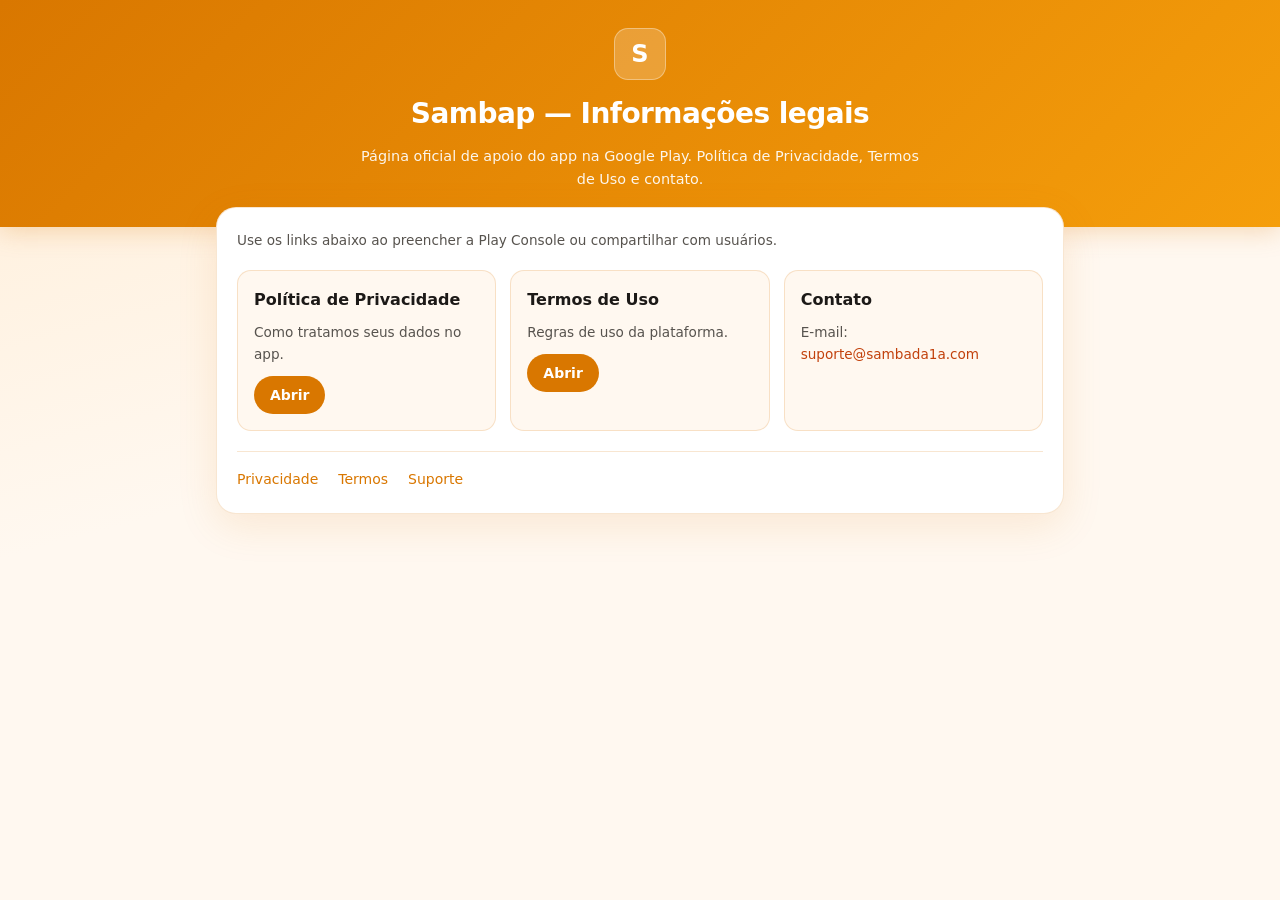
<file: index.html>
<!doctype html>
<html lang="pt-BR">
  <head>
    <meta charset="utf-8" />
    <meta name="viewport" content="width=device-width,initial-scale=1" />
    <title>Sambap — Informações legais</title>
    <meta
      name="description"
      content="Página de apoio (Política de Privacidade, Termos e contato) do app Sambap na Google Play."
    />
    <link rel="stylesheet" href="./legal-shared.css" />
  </head>
  <body>
    <header class="legal-header">
      <div class="legal-logo" aria-hidden="true">S</div>
      <h1>Sambap — Informações legais</h1>
      <p>
        Página oficial de apoio do app na Google Play. Política de Privacidade, Termos de Uso e contato.
      </p>
    </header>

    <main class="wrap">
      <section class="card">
        <p class="small" style="margin-top: 0">
          Use os links abaixo ao preencher a Play Console ou compartilhar com usuários.
        </p>
        <div class="grid">
          <div class="item">
            <strong>Política de Privacidade</strong>
            <p class="small" style="margin: 0">Como tratamos seus dados no app.</p>
            <a class="btn-link" href="./privacy.html">Abrir</a>
          </div>
          <div class="item">
            <strong>Termos de Uso</strong>
            <p class="small" style="margin: 0">Regras de uso da plataforma.</p>
            <a class="btn-link" href="./terms.html">Abrir</a>
          </div>
          <div class="item">
            <strong>Contato</strong>
            <p class="small" style="margin: 0">
              E-mail:
              <a href="mailto:suporte@sambada1a.com">suporte@sambada1a.com</a>
            </p>
          </div>
        </div>
        <nav class="legal-nav" aria-label="Navegação">
          <a href="./privacy.html">Privacidade</a>
          <a href="./terms.html">Termos</a>
          <a href="mailto:suporte@sambada1a.com">Suporte</a>
        </nav>
      </section>
    </main>
  </body>
</html>
</file>
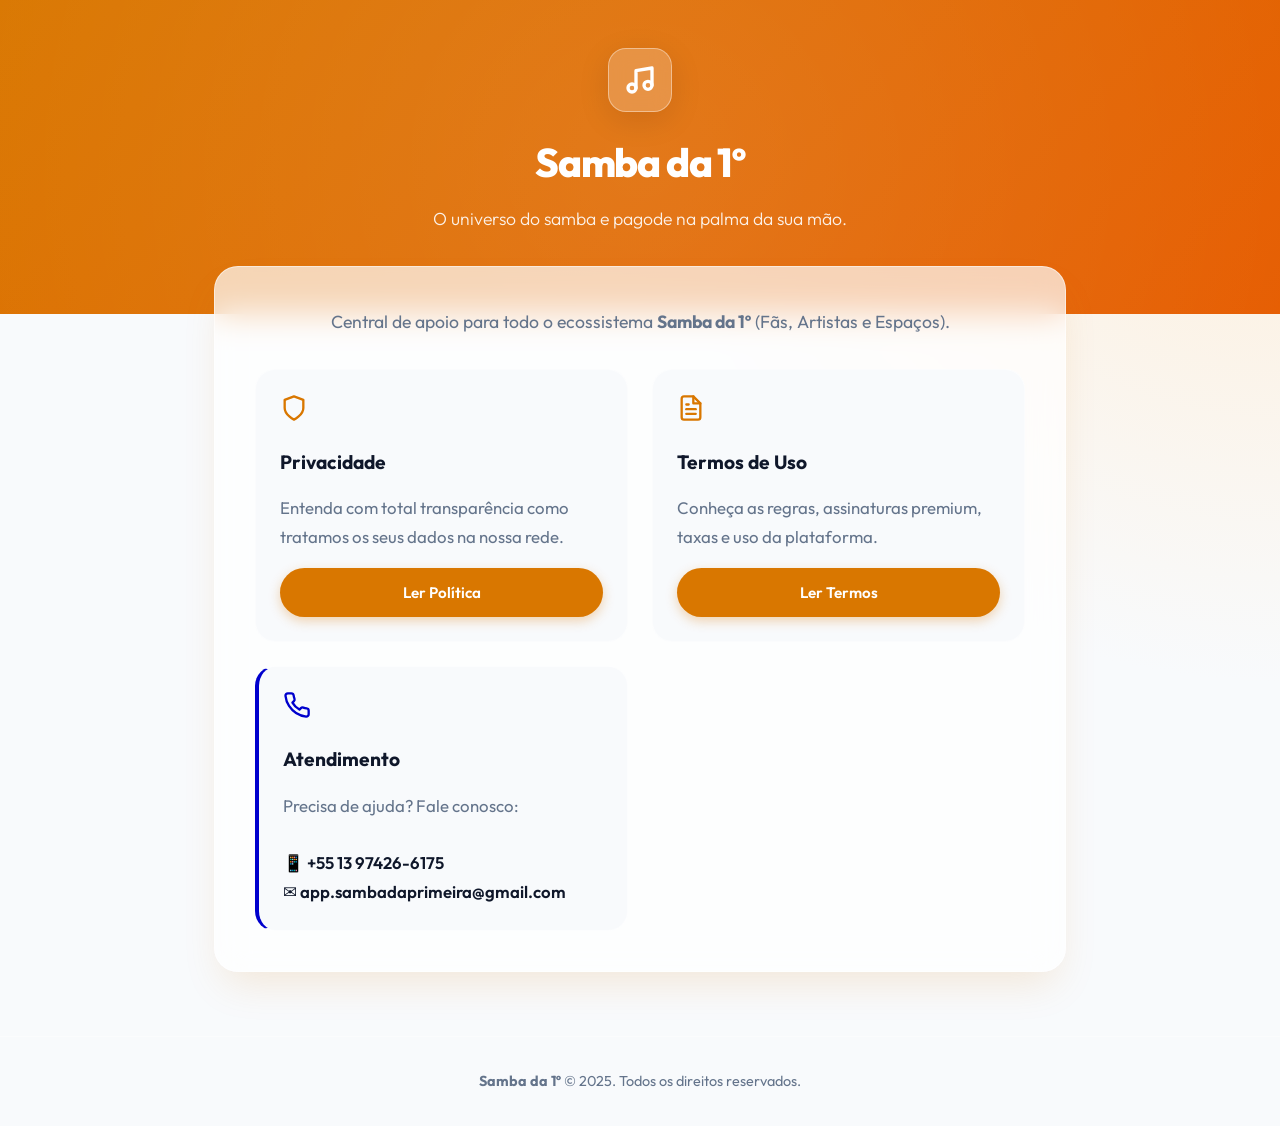
<file: docs/index.html>
<!doctype html>
<html lang="pt-BR">
  <head>
    <meta charset="utf-8" />
    <meta name="viewport" content="width=device-width,initial-scale=1" />
    <title>Samba da 1º — Informações Legais</title>
    <meta name="description" content="O aplicativo completo para eventos de samba e pagode. Página oficial de apoio (Política de Privacidade, Termos e contato)." />
    
    <meta property="og:title" content="Samba da 1º — Informações Legais" />
    <meta property="og:description" content="O aplicativo completo para eventos de samba e pagode. Política de Privacidade e Termos de Uso." />
    <meta property="og:type" content="website" />

    <link rel="stylesheet" href="./legal-shared.css" />
  </head>
  <body>
    <header class="legal-header">
      <div class="legal-logo" aria-hidden="true">
        <svg width="32" height="32" viewBox="0 0 24 24" fill="none" stroke="currentColor" stroke-width="2.5" stroke-linecap="round" stroke-linejoin="round"><path d="M9 18V5l12-2v13"></path><circle cx="6" cy="18" r="3"></circle><circle cx="18" cy="16" r="3"></circle></svg>
      </div>
      <h1>Samba da 1º</h1>
      <p>O universo do samba e pagode na palma da sua mão.</p>
    </header>
    
    <main class="wrap">
      <section class="card">
        <p style="text-align: center; font-size: 1.1rem; margin-top: 0; margin-bottom: 2rem;">
          Central de apoio para todo o ecossistema <strong>Samba da 1º</strong> (Fãs, Artistas e Espaços).
        </p>
        
        <div class="grid">
          <div class="item">
            <svg style="color: var(--primary); margin-bottom: 0.5rem;" width="28" height="28" viewBox="0 0 24 24" fill="none" stroke="currentColor" stroke-width="2" stroke-linecap="round" stroke-linejoin="round"><path d="M12 22s8-4 8-10V5l-8-3-8 3v7c0 6 8 10 8 10z"></path></svg>
            <strong>Privacidade</strong>
            <p class="small">Entenda com total transparência como tratamos os seus dados na nossa rede.</p>
            <a class="btn-link" href="./privacy.html">Ler Política</a>
          </div>
          
          <div class="item">
            <svg style="color: var(--primary); margin-bottom: 0.5rem;" width="28" height="28" viewBox="0 0 24 24" fill="none" stroke="currentColor" stroke-width="2" stroke-linecap="round" stroke-linejoin="round"><path d="M14 2H6a2 2 0 0 0-2 2v16a2 2 0 0 0 2 2h12a2 2 0 0 0 2-2V8z"></path><polyline points="14 2 14 8 20 8"></polyline><line x1="16" y1="13" x2="8" y2="13"></line><line x1="16" y1="17" x2="8" y2="17"></line><polyline points="10 9 9 9 8 9"></polyline></svg>
            <strong>Termos de Uso</strong>
            <p class="small">Conheça as regras, assinaturas premium, taxas e uso da plataforma.</p>
            <a class="btn-link" href="./terms.html">Ler Termos</a>
          </div>
          
          <div class="item" style="border-left: 4px solid var(--app-fan);">
            <svg style="color: var(--app-fan); margin-bottom: 0.5rem;" width="28" height="28" viewBox="0 0 24 24" fill="none" stroke="currentColor" stroke-width="2" stroke-linecap="round" stroke-linejoin="round"><path d="M22 16.92v3a2 2 0 0 1-2.18 2 19.79 19.79 0 0 1-8.63-3.07 19.5 19.5 0 0 1-6-6 19.79 19.79 0 0 1-3.07-8.67A2 2 0 0 1 4.11 2h3a2 2 0 0 1 2 1.72 12.84 12.84 0 0 0 .7 2.81 2 2 0 0 1-.45 2.11L8.09 9.91a16 16 0 0 0 6 6l1.27-1.27a2 2 0 0 1 2.11-.45 12.84 12.84 0 0 0 2.81.7A2 2 0 0 1 22 16.92z"></path></svg>
            <strong>Atendimento</strong>
            <p class="small">
              Precisa de ajuda? Fale conosco:<br/><br/>
              <a href="https://wa.me/5513974266175" style="color: var(--text);">📱 +55 13 97426-6175</a><br/>
              <a href="mailto:app.sambadaprimeira@gmail.com" style="color: var(--text);">✉️ app.sambadaprimeira@gmail.com</a>
            </p>
          </div>
        </div>
      </section>
    </main>
    
    <footer class="site-footer">
      <strong>Samba da 1º</strong> &copy; 2025. Todos os direitos reservados.
    </footer>
  </body>
</html>
</file>
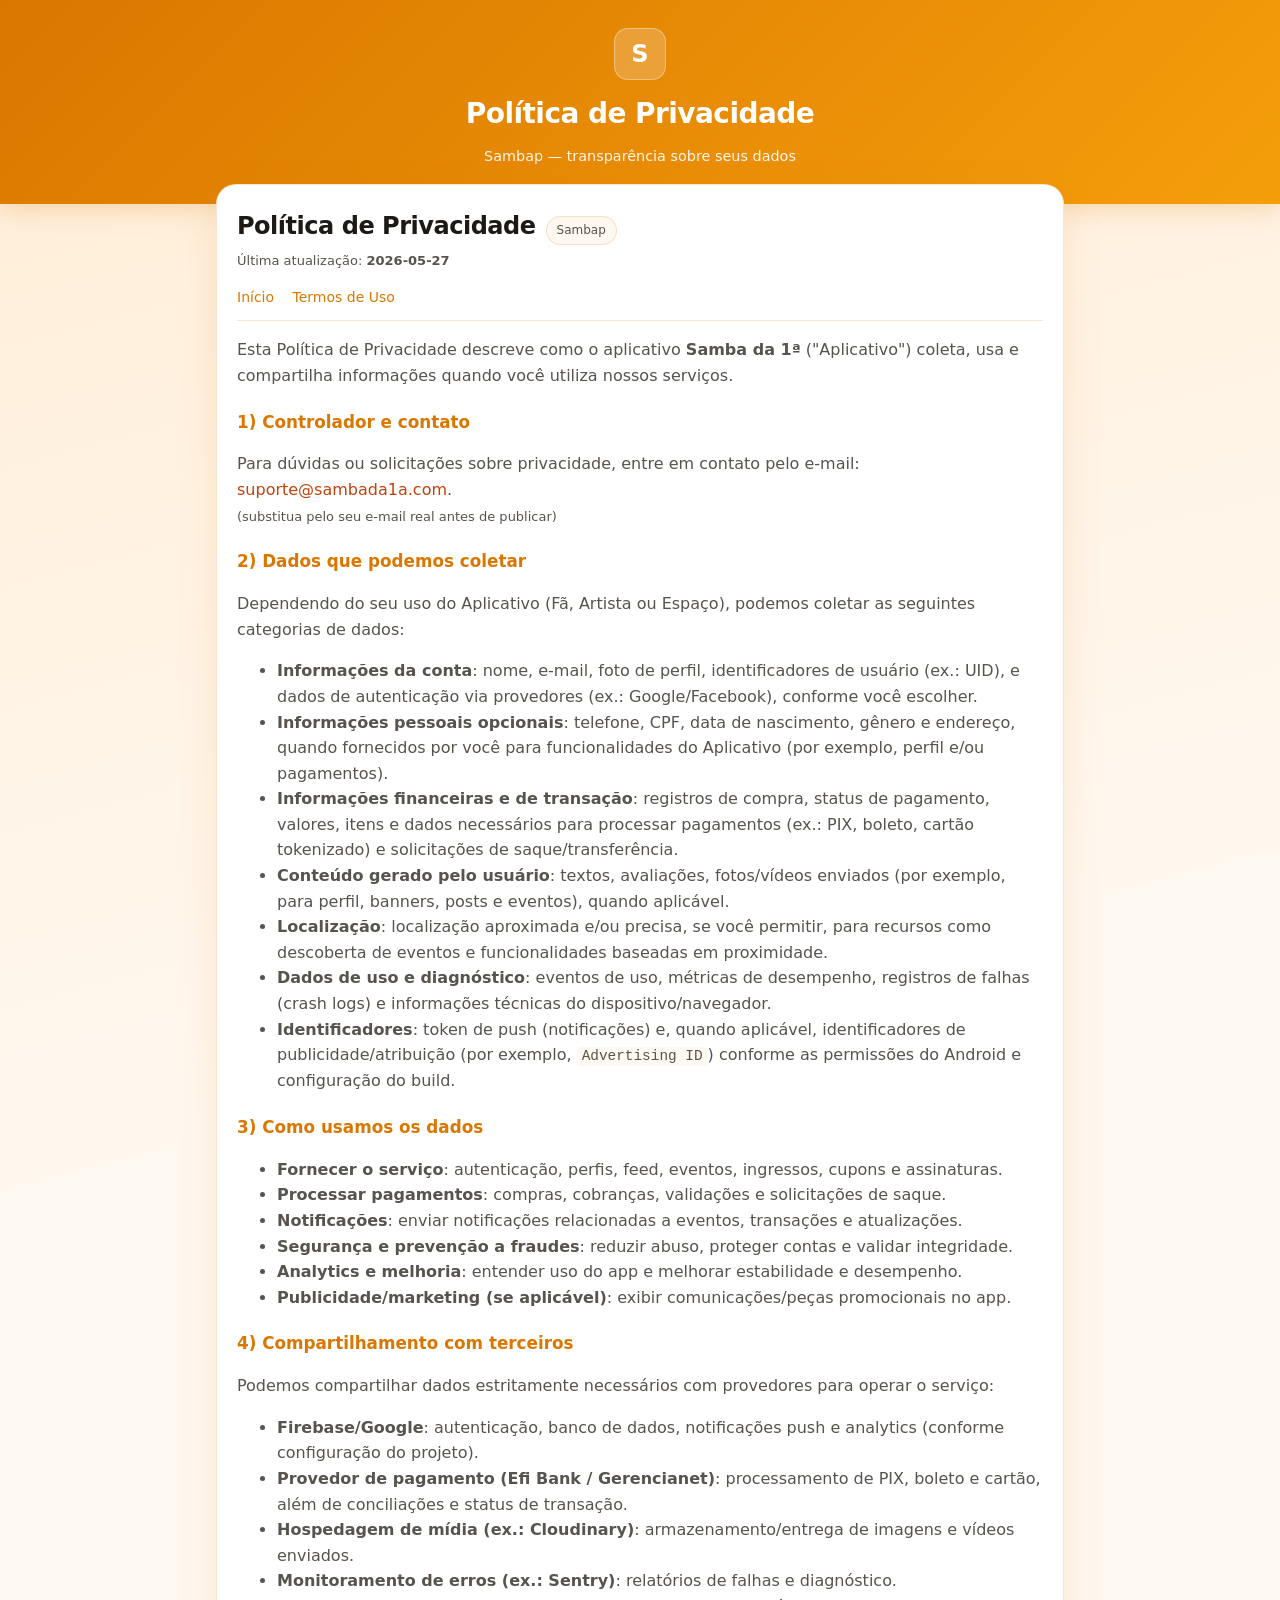
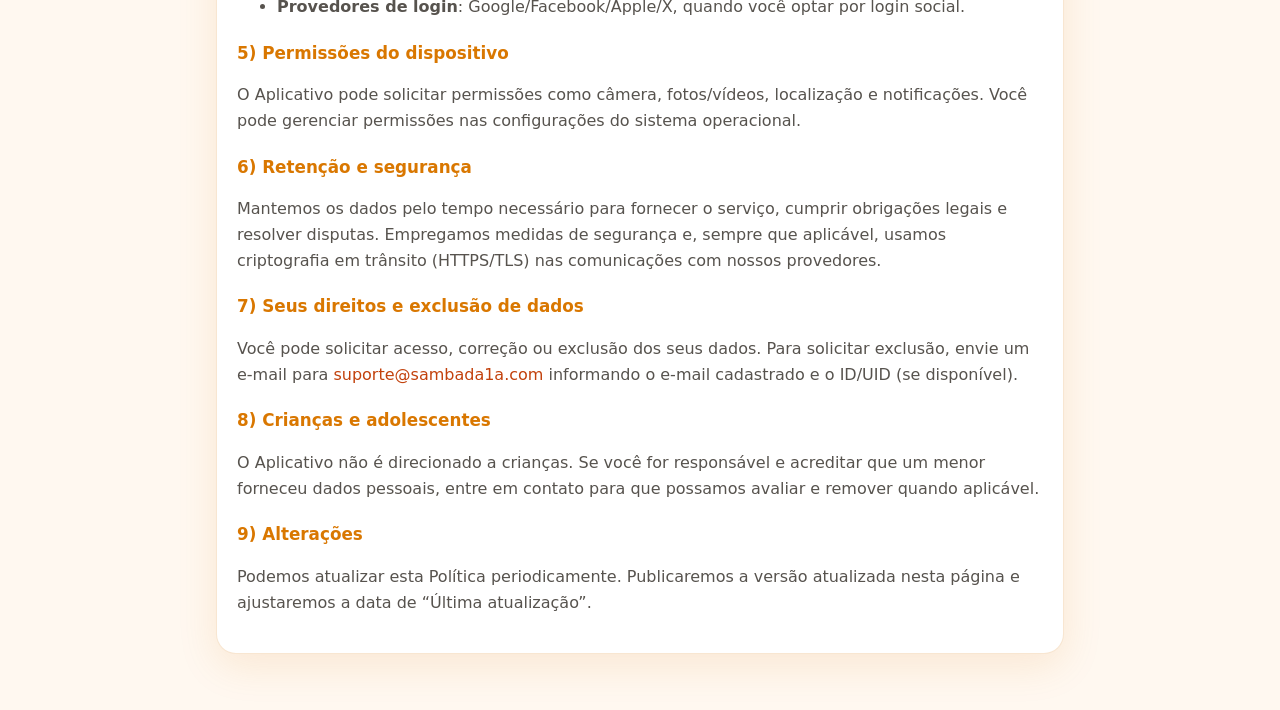
<file: privacy.html>
<!doctype html>
<html lang="pt-BR">
  <head>
    <meta charset="utf-8" />
    <meta name="viewport" content="width=device-width,initial-scale=1" />
    <title>Política de Privacidade — Sambap</title>
    <link rel="stylesheet" href="./legal-shared.css" />
  </head>
  <body>
    <header class="legal-header">
      <div class="legal-logo" aria-hidden="true">S</div>
      <h1>Política de Privacidade</h1>
      <p>Sambap — transparência sobre seus dados</p>
    </header>
    <main class="wrap">
      <div class="card">
        <div class="top">
          <h1>Política de Privacidade</h1>
          <span class="pill">Sambap</span>
        </div>
        <div class="meta">
          Última atualização: <strong>2026-05-27</strong>
        </div>
        <div class="nav">
          <a href="./index.html">Início</a>
          <a href="./terms.html">Termos de Uso</a>
        </div>

        <p>
          Esta Política de Privacidade descreve como o aplicativo <strong>Samba da 1ª</strong>
          ("Aplicativo") coleta, usa e compartilha informações quando você utiliza nossos
          serviços.
        </p>

        <h2>1) Controlador e contato</h2>
        <p>
          Para dúvidas ou solicitações sobre privacidade, entre em contato pelo e-mail:
          <a href="mailto:suporte@sambada1a.com">suporte@sambada1a.com</a>.
          <br />
          <span class="meta">(substitua pelo seu e-mail real antes de publicar)</span>
        </p>

        <h2>2) Dados que podemos coletar</h2>
        <p>
          Dependendo do seu uso do Aplicativo (Fã, Artista ou Espaço), podemos coletar as
          seguintes categorias de dados:
        </p>
        <ul>
          <li>
            <strong>Informações da conta</strong>: nome, e-mail, foto de perfil, identificadores
            de usuário (ex.: UID), e dados de autenticação via provedores (ex.: Google/Facebook),
            conforme você escolher.
          </li>
          <li>
            <strong>Informações pessoais opcionais</strong>: telefone, CPF, data de nascimento,
            gênero e endereço, quando fornecidos por você para funcionalidades do Aplicativo
            (por exemplo, perfil e/ou pagamentos).
          </li>
          <li>
            <strong>Informações financeiras e de transação</strong>: registros de compra, status
            de pagamento, valores, itens e dados necessários para processar pagamentos
            (ex.: PIX, boleto, cartão tokenizado) e solicitações de saque/transferência.
          </li>
          <li>
            <strong>Conteúdo gerado pelo usuário</strong>: textos, avaliações, fotos/vídeos
            enviados (por exemplo, para perfil, banners, posts e eventos), quando aplicável.
          </li>
          <li>
            <strong>Localização</strong>: localização aproximada e/ou precisa, se você permitir,
            para recursos como descoberta de eventos e funcionalidades baseadas em proximidade.
          </li>
          <li>
            <strong>Dados de uso e diagnóstico</strong>: eventos de uso, métricas de desempenho,
            registros de falhas (crash logs) e informações técnicas do dispositivo/navegador.
          </li>
          <li>
            <strong>Identificadores</strong>: token de push (notificações) e, quando aplicável,
            identificadores de publicidade/atribuição (por exemplo, <code>Advertising ID</code>)
            conforme as permissões do Android e configuração do build.
          </li>
        </ul>

        <h2>3) Como usamos os dados</h2>
        <ul>
          <li><strong>Fornecer o serviço</strong>: autenticação, perfis, feed, eventos, ingressos, cupons e assinaturas.</li>
          <li><strong>Processar pagamentos</strong>: compras, cobranças, validações e solicitações de saque.</li>
          <li><strong>Notificações</strong>: enviar notificações relacionadas a eventos, transações e atualizações.</li>
          <li><strong>Segurança e prevenção a fraudes</strong>: reduzir abuso, proteger contas e validar integridade.</li>
          <li><strong>Analytics e melhoria</strong>: entender uso do app e melhorar estabilidade e desempenho.</li>
          <li><strong>Publicidade/marketing (se aplicável)</strong>: exibir comunicações/peças promocionais no app.</li>
        </ul>

        <h2>4) Compartilhamento com terceiros</h2>
        <p>
          Podemos compartilhar dados estritamente necessários com provedores para operar o serviço:
        </p>
        <ul>
          <li>
            <strong>Firebase/Google</strong>: autenticação, banco de dados, notificações push e analytics
            (conforme configuração do projeto).
          </li>
          <li>
            <strong>Provedor de pagamento (Efi Bank / Gerencianet)</strong>: processamento de PIX, boleto e cartão,
            além de conciliações e status de transação.
          </li>
          <li>
            <strong>Hospedagem de mídia (ex.: Cloudinary)</strong>: armazenamento/entrega de imagens e vídeos enviados.
          </li>
          <li>
            <strong>Monitoramento de erros (ex.: Sentry)</strong>: relatórios de falhas e diagnóstico.
          </li>
          <li>
            <strong>Provedores de login</strong>: Google/Facebook/Apple/X, quando você optar por login social.
          </li>
        </ul>

        <h2>5) Permissões do dispositivo</h2>
        <p>
          O Aplicativo pode solicitar permissões como câmera, fotos/vídeos, localização e notificações.
          Você pode gerenciar permissões nas configurações do sistema operacional.
        </p>

        <h2>6) Retenção e segurança</h2>
        <p>
          Mantemos os dados pelo tempo necessário para fornecer o serviço, cumprir obrigações legais
          e resolver disputas. Empregamos medidas de segurança e, sempre que aplicável, usamos
          criptografia em trânsito (HTTPS/TLS) nas comunicações com nossos provedores.
        </p>

        <h2>7) Seus direitos e exclusão de dados</h2>
        <p>
          Você pode solicitar acesso, correção ou exclusão dos seus dados. Para solicitar exclusão,
          envie um e-mail para <a href="mailto:suporte@sambada1a.com">suporte@sambada1a.com</a> informando
          o e-mail cadastrado e o ID/UID (se disponível).
        </p>

        <h2>8) Crianças e adolescentes</h2>
        <p>
          O Aplicativo não é direcionado a crianças. Se você for responsável e acreditar que um menor
          forneceu dados pessoais, entre em contato para que possamos avaliar e remover quando aplicável.
        </p>

        <h2>9) Alterações</h2>
        <p>
          Podemos atualizar esta Política periodicamente. Publicaremos a versão atualizada nesta página
          e ajustaremos a data de “Última atualização”.
        </p>
      </div>
    </main>
  </body>
</html>
</file>
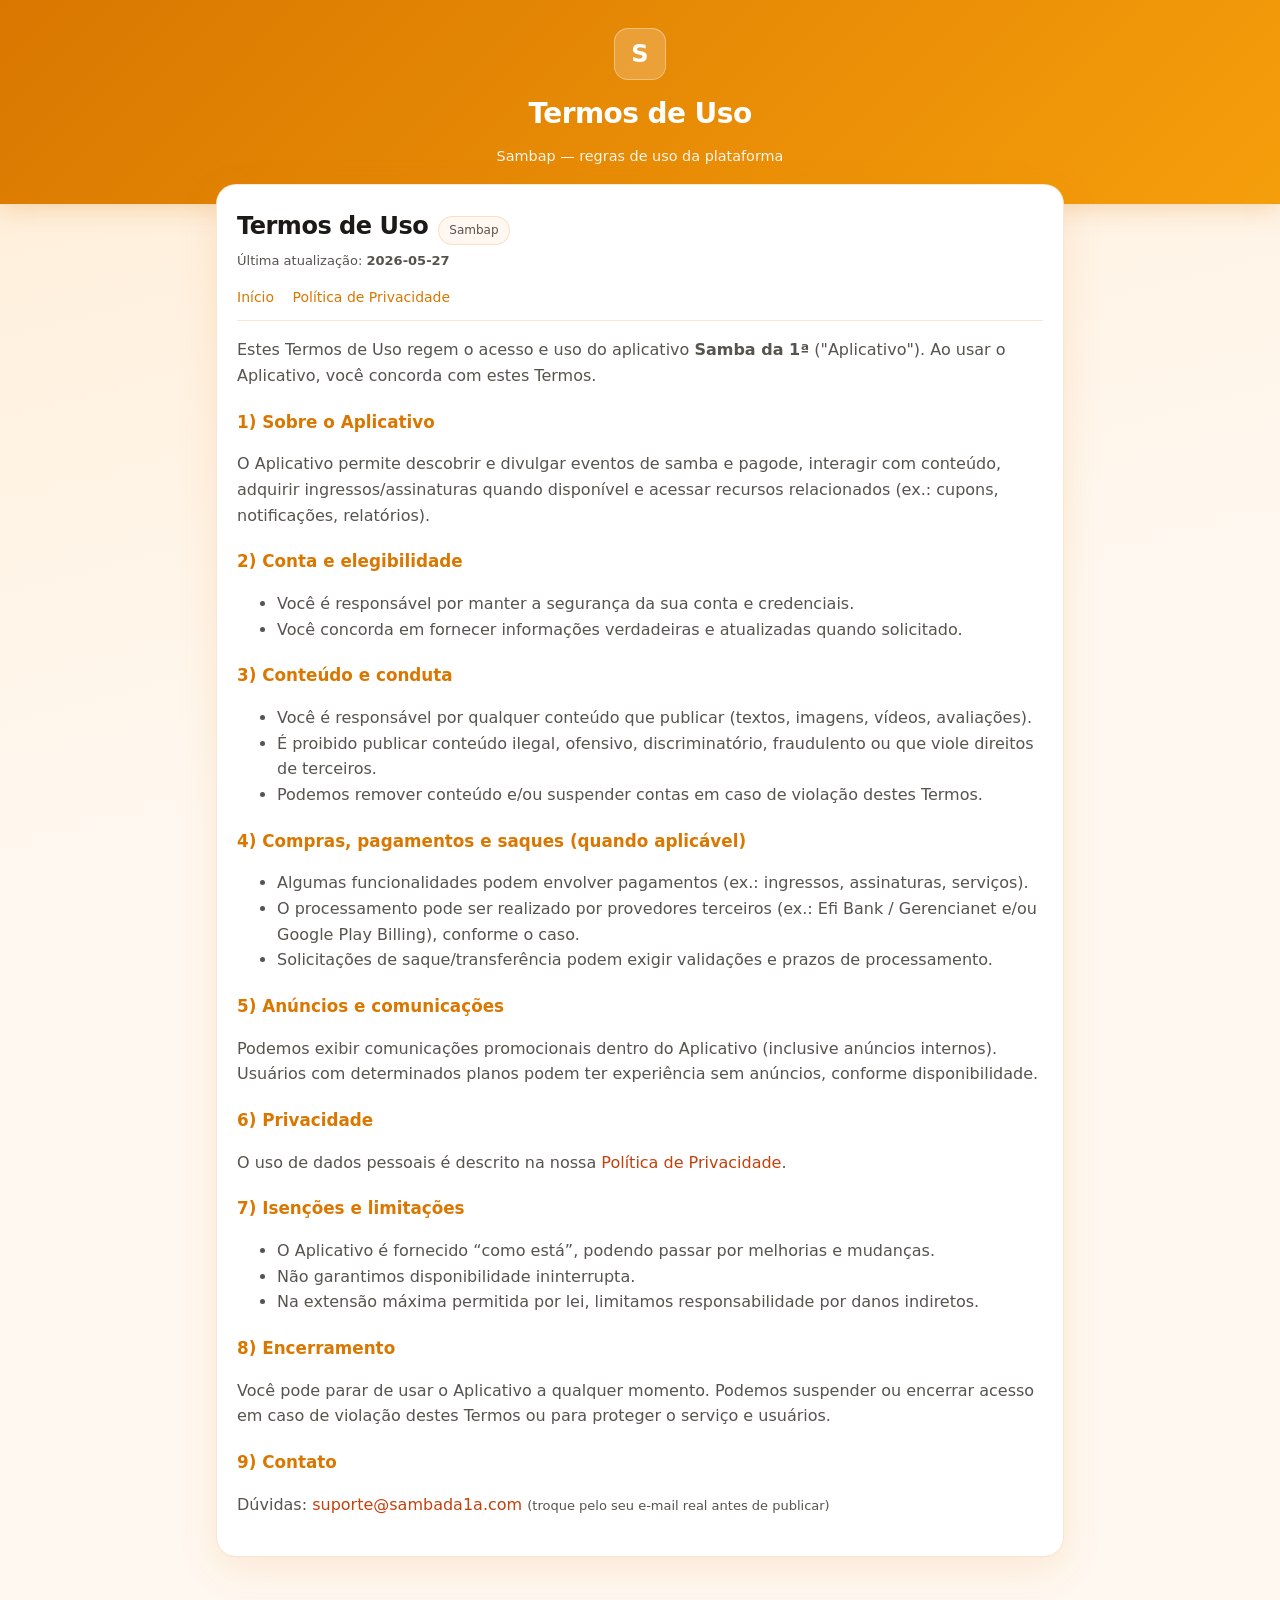
<file: terms.html>
<!doctype html>
<html lang="pt-BR">
  <head>
    <meta charset="utf-8" />
    <meta name="viewport" content="width=device-width,initial-scale=1" />
    <title>Termos de Uso — Sambap</title>
    <link rel="stylesheet" href="./legal-shared.css" />
  </head>
  <body>
    <header class="legal-header">
      <div class="legal-logo" aria-hidden="true">S</div>
      <h1>Termos de Uso</h1>
      <p>Sambap — regras de uso da plataforma</p>
    </header>
    <main class="wrap">
      <div class="card">
        <div class="top">
          <h1>Termos de Uso</h1>
          <span class="pill">Sambap</span>
        </div>
        <div class="meta">
          Última atualização: <strong>2026-05-27</strong>
        </div>
        <div class="nav">
          <a href="./index.html">Início</a>
          <a href="./privacy.html">Política de Privacidade</a>
        </div>

        <p>
          Estes Termos de Uso regem o acesso e uso do aplicativo <strong>Samba da 1ª</strong>
          ("Aplicativo"). Ao usar o Aplicativo, você concorda com estes Termos.
        </p>

        <h2>1) Sobre o Aplicativo</h2>
        <p>
          O Aplicativo permite descobrir e divulgar eventos de samba e pagode, interagir com conteúdo,
          adquirir ingressos/assinaturas quando disponível e acessar recursos relacionados (ex.: cupons,
          notificações, relatórios).
        </p>

        <h2>2) Conta e elegibilidade</h2>
        <ul>
          <li>Você é responsável por manter a segurança da sua conta e credenciais.</li>
          <li>Você concorda em fornecer informações verdadeiras e atualizadas quando solicitado.</li>
        </ul>

        <h2>3) Conteúdo e conduta</h2>
        <ul>
          <li>
            Você é responsável por qualquer conteúdo que publicar (textos, imagens, vídeos, avaliações).
          </li>
          <li>
            É proibido publicar conteúdo ilegal, ofensivo, discriminatório, fraudulento ou que viole
            direitos de terceiros.
          </li>
          <li>
            Podemos remover conteúdo e/ou suspender contas em caso de violação destes Termos.
          </li>
        </ul>

        <h2>4) Compras, pagamentos e saques (quando aplicável)</h2>
        <ul>
          <li>
            Algumas funcionalidades podem envolver pagamentos (ex.: ingressos, assinaturas, serviços).
          </li>
          <li>
            O processamento pode ser realizado por provedores terceiros (ex.: Efi Bank / Gerencianet
            e/ou Google Play Billing), conforme o caso.
          </li>
          <li>
            Solicitações de saque/transferência podem exigir validações e prazos de processamento.
          </li>
        </ul>

        <h2>5) Anúncios e comunicações</h2>
        <p>
          Podemos exibir comunicações promocionais dentro do Aplicativo (inclusive anúncios internos).
          Usuários com determinados planos podem ter experiência sem anúncios, conforme disponibilidade.
        </p>

        <h2>6) Privacidade</h2>
        <p>
          O uso de dados pessoais é descrito na nossa
          <a href="./privacy.html">Política de Privacidade</a>.
        </p>

        <h2>7) Isenções e limitações</h2>
        <ul>
          <li>O Aplicativo é fornecido “como está”, podendo passar por melhorias e mudanças.</li>
          <li>Não garantimos disponibilidade ininterrupta.</li>
          <li>Na extensão máxima permitida por lei, limitamos responsabilidade por danos indiretos.</li>
        </ul>

        <h2>8) Encerramento</h2>
        <p>
          Você pode parar de usar o Aplicativo a qualquer momento. Podemos suspender ou encerrar acesso
          em caso de violação destes Termos ou para proteger o serviço e usuários.
        </p>

        <h2>9) Contato</h2>
        <p>
          Dúvidas: <a href="mailto:suporte@sambada1a.com">suporte@sambada1a.com</a>
          <span class="meta">(troque pelo seu e-mail real antes de publicar)</span>
        </p>
      </div>
    </main>
  </body>
</html>
</file>
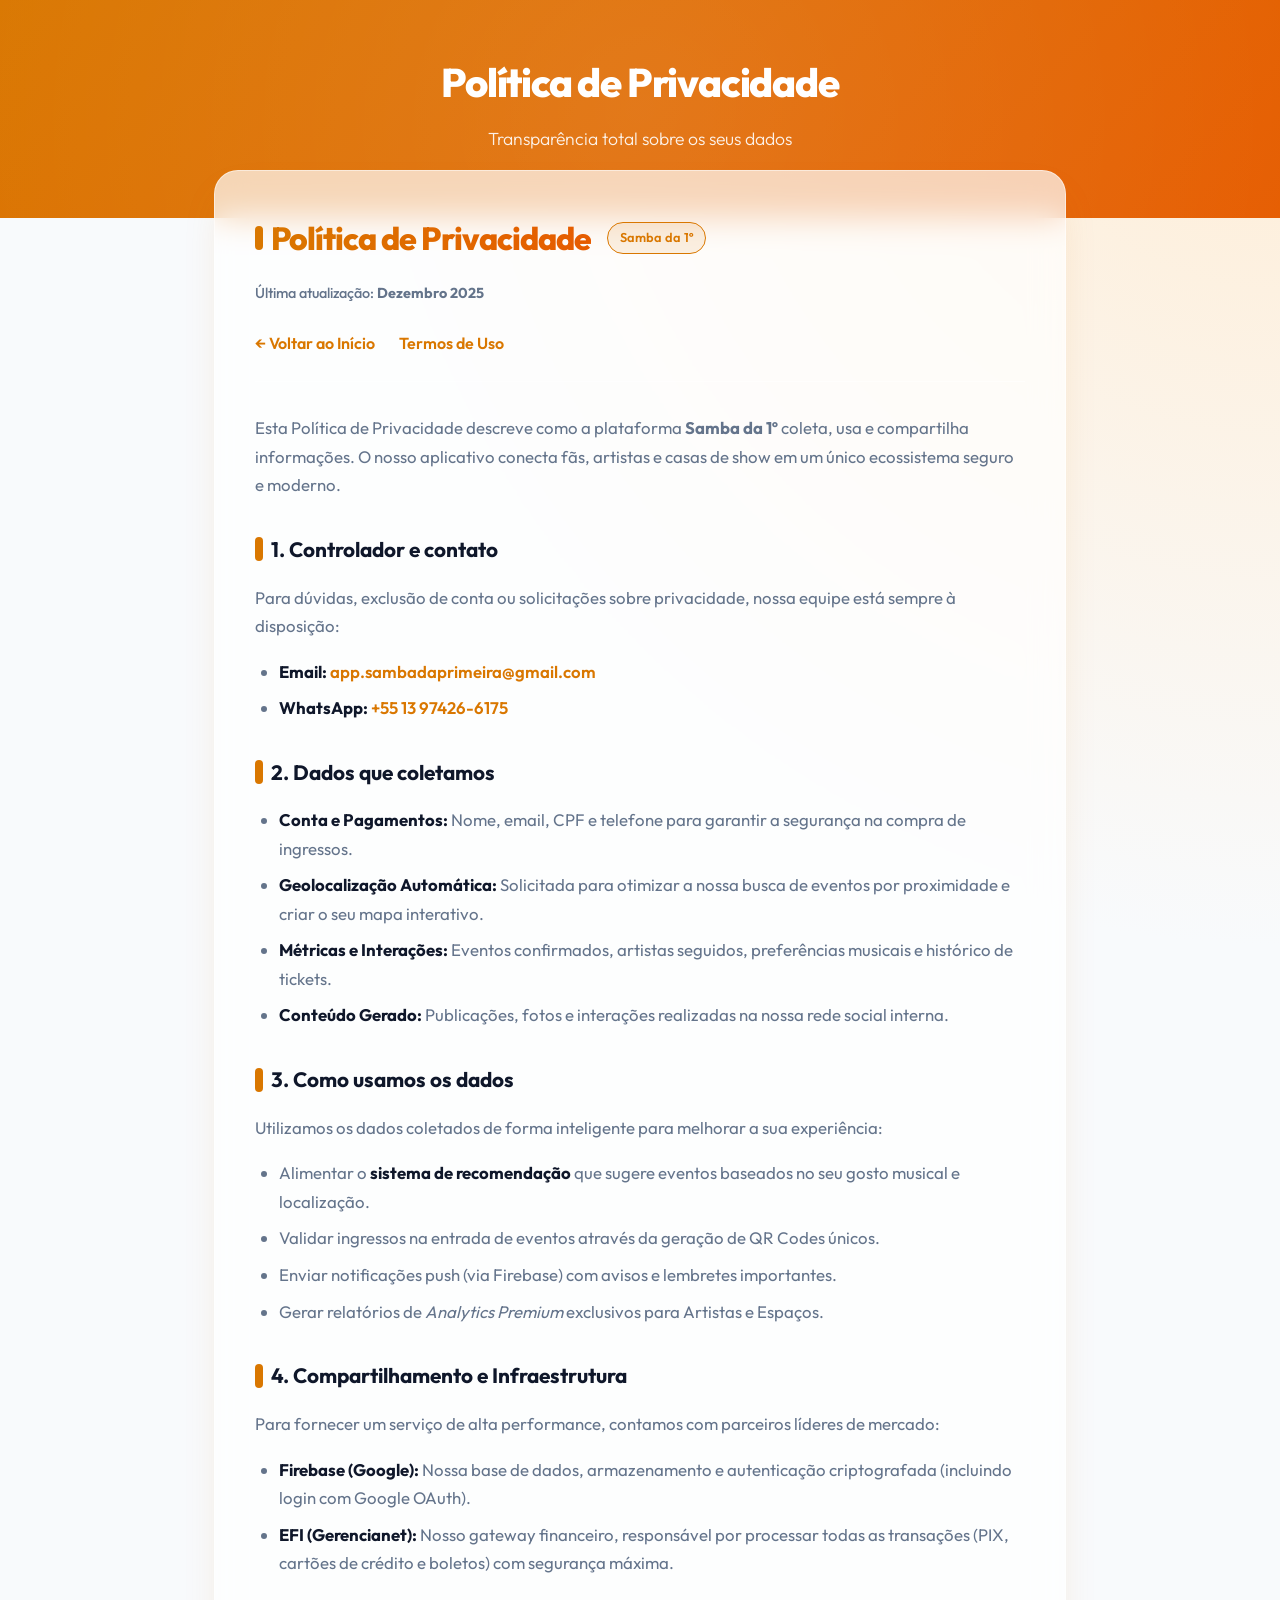
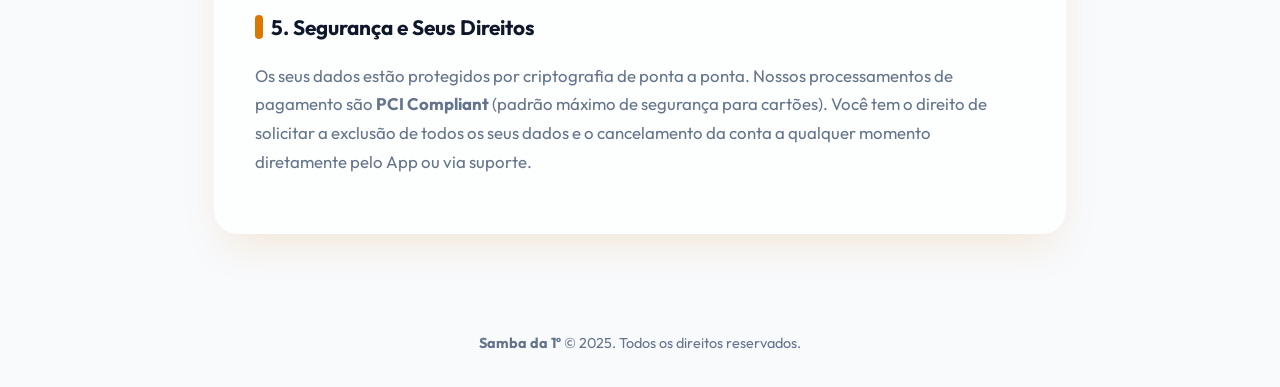
<file: docs/privacy.html>
<!doctype html>
<html lang="pt-BR">
  <head>
    <meta charset="utf-8" />
    <meta name="viewport" content="width=device-width,initial-scale=1" />
    <title>Política de Privacidade — Samba da 1º</title>
    <meta property="og:title" content="Política de Privacidade — Samba da 1º" />
    <meta property="og:description" content="Transparência sobre os seus dados no ecossistema Samba da 1º." />
    <link rel="stylesheet" href="./legal-shared.css" />
  </head>
  <body>
    <header class="legal-header" style="padding-bottom: 4rem;">
      <h1>Política de Privacidade</h1>
      <p>Transparência total sobre os seus dados</p>
    </header>
    <main class="wrap">
      <div class="card">
        <div class="top">
          <h2 class="title-main">Política de Privacidade</h2>
          <span class="pill">Samba da 1º</span>
        </div>
        <div class="meta">
           Última atualização: <strong>Dezembro 2025</strong>
        </div>
        <div class="nav">
          <a href="./index.html">← Voltar ao Início</a>
          <a href="./terms.html">Termos de Uso</a>
        </div>
        
        <p>
          Esta Política de Privacidade descreve como a plataforma <strong>Samba da 1º</strong> coleta, usa e compartilha informações. O nosso aplicativo conecta fãs, artistas e casas de show em um único ecossistema seguro e moderno.
        </p>

        <h2>1. Controlador e contato</h2>
        <p>
          Para dúvidas, exclusão de conta ou solicitações sobre privacidade, nossa equipe está sempre à disposição:
        </p>
        <ul>
          <li><strong>Email:</strong> <a href="mailto:app.sambadaprimeira@gmail.com">app.sambadaprimeira@gmail.com</a></li>
          <li><strong>WhatsApp:</strong> <a href="https://wa.me/5513974266175">+55 13 97426-6175</a></li>
        </ul>

        <h2>2. Dados que coletamos</h2>
        <ul>
          <li><strong>Conta e Pagamentos:</strong> Nome, email, CPF e telefone para garantir a segurança na compra de ingressos.</li>
          <li><strong>Geolocalização Automática:</strong> Solicitada para otimizar a nossa busca de eventos por proximidade e criar o seu mapa interativo.</li>
          <li><strong>Métricas e Interações:</strong> Eventos confirmados, artistas seguidos, preferências musicais e histórico de tickets.</li>
          <li><strong>Conteúdo Gerado:</strong> Publicações, fotos e interações realizadas na nossa rede social interna.</li>
        </ul>

        <h2>3. Como usamos os dados</h2>
        <p>Utilizamos os dados coletados de forma inteligente para melhorar a sua experiência:</p>
        <ul>
          <li>Alimentar o <strong>sistema de recomendação</strong> que sugere eventos baseados no seu gosto musical e localização.</li>
          <li>Validar ingressos na entrada de eventos através da geração de QR Codes únicos.</li>
          <li>Enviar notificações push (via Firebase) com avisos e lembretes importantes.</li>
          <li>Gerar relatórios de <em>Analytics Premium</em> exclusivos para Artistas e Espaços.</li>
        </ul>

        <h2>4. Compartilhamento e Infraestrutura</h2>
        <p>Para fornecer um serviço de alta performance, contamos com parceiros líderes de mercado:</p>
        <ul>
          <li><strong>Firebase (Google):</strong> Nossa base de dados, armazenamento e autenticação criptografada (incluindo login com Google OAuth).</li>
          <li><strong>EFI (Gerencianet):</strong> Nosso gateway financeiro, responsável por processar todas as transações (PIX, cartões de crédito e boletos) com segurança máxima.</li>
        </ul>

        <h2>5. Segurança e Seus Direitos</h2>
        <p>
          Os seus dados estão protegidos por criptografia de ponta a ponta. Nossos processamentos de pagamento são <strong>PCI Compliant</strong> (padrão máximo de segurança para cartões). Você tem o direito de solicitar a exclusão de todos os seus dados e o cancelamento da conta a qualquer momento diretamente pelo App ou via suporte.
        </p>
      </div>
    </main>
    <footer class="site-footer">
      <strong>Samba da 1º</strong> &copy; 2025. Todos os direitos reservados.
    </footer>
  </body>
</html>
</file>
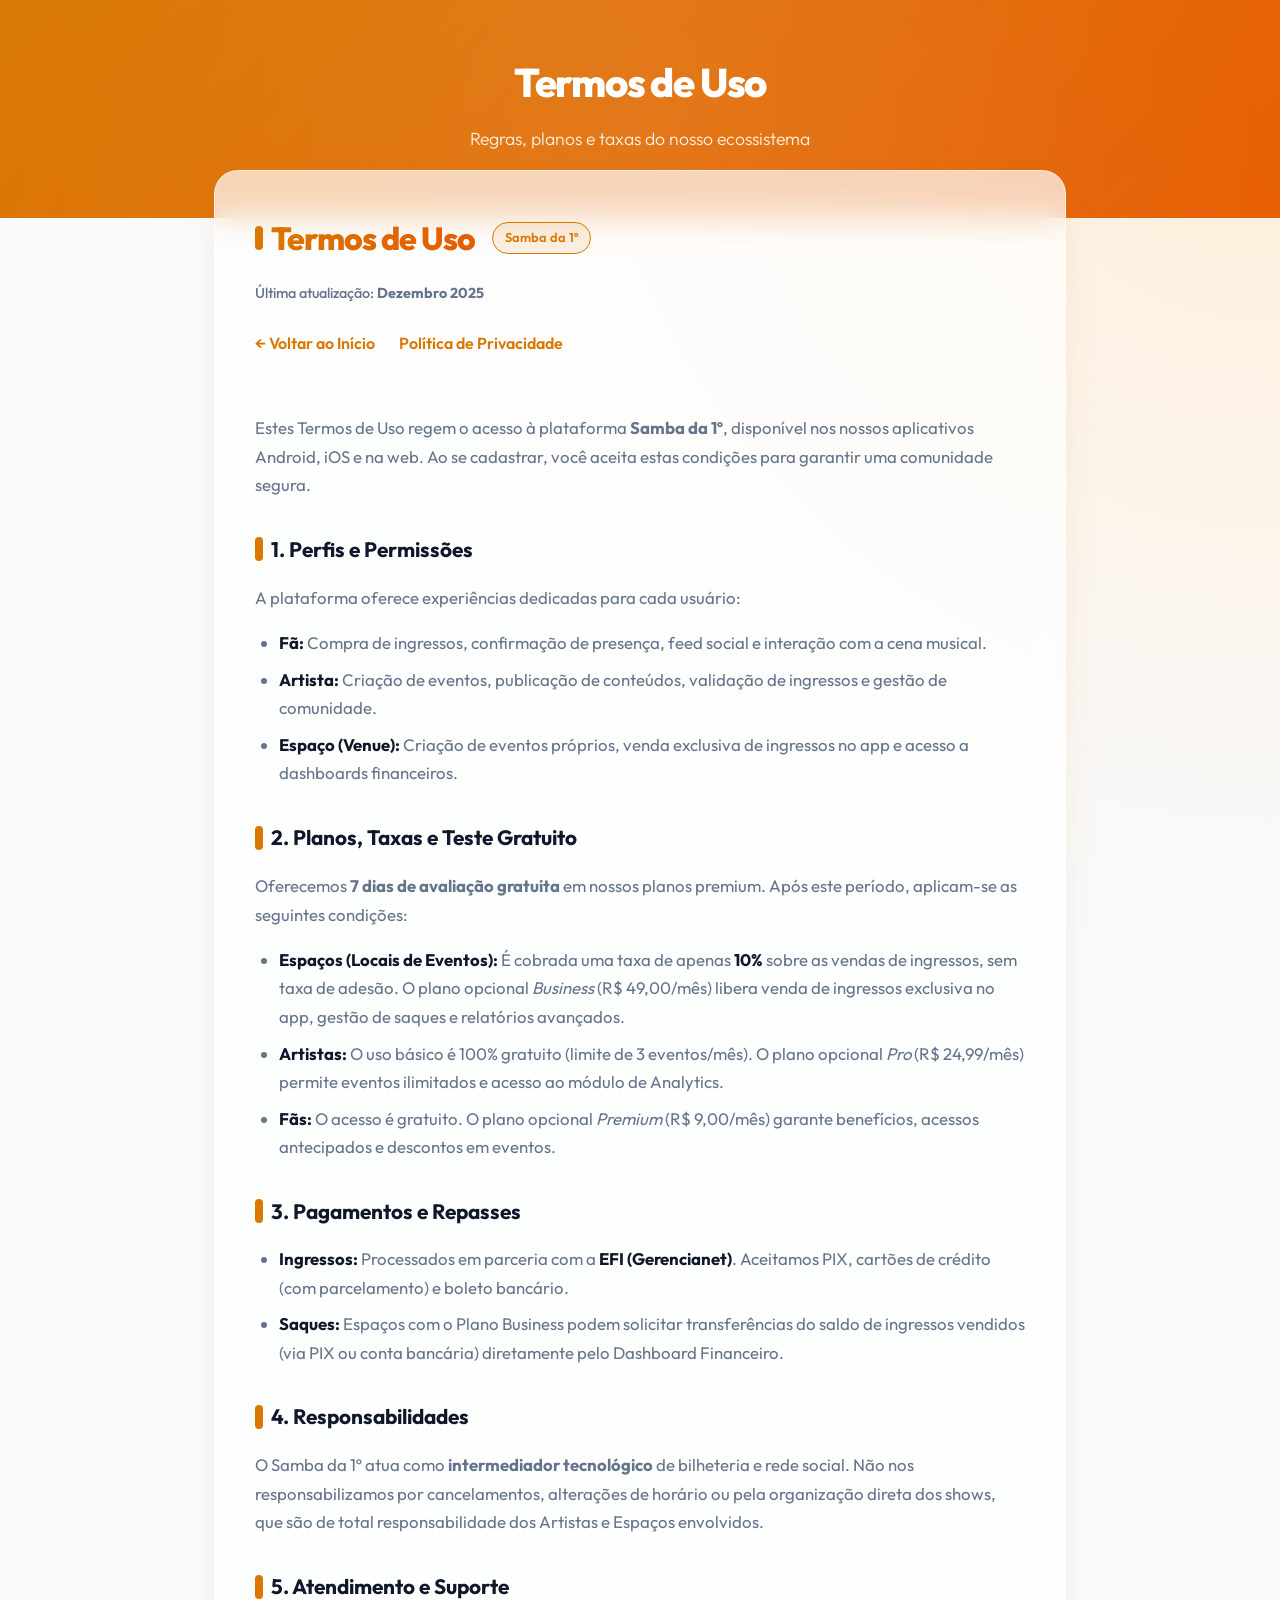
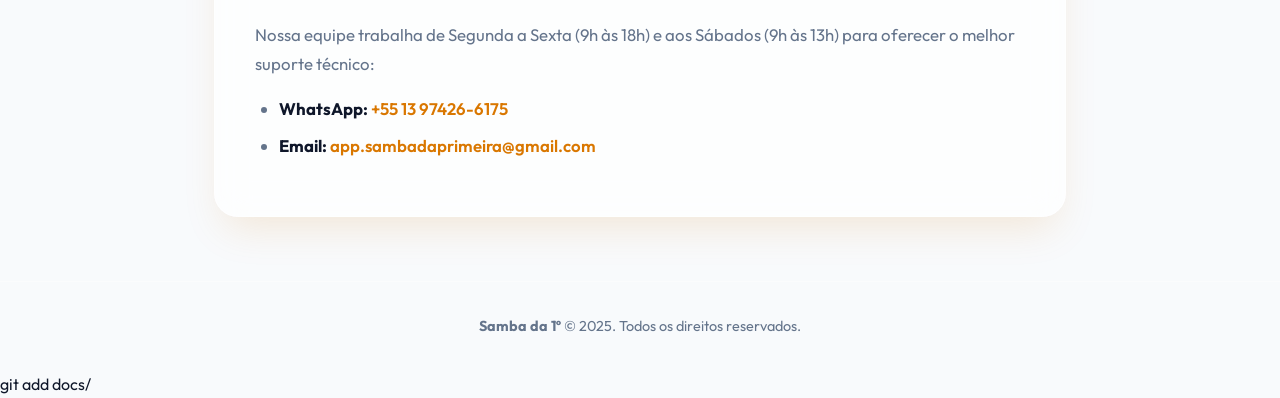
<file: docs/terms.html>
<!doctype html>
<html lang="pt-BR">
  <head>
    <meta charset="utf-8" />
    <meta name="viewport" content="width=device-width,initial-scale=1" />
    <title>Termos de Uso — Samba da 1º</title>
    <meta property="og:title" content="Termos de Uso — Samba da 1º" />
    <meta property="og:description" content="Regras de uso, planos e taxas da plataforma Samba da 1º." />
    <link rel="stylesheet" href="./legal-shared.css" />
  </head>
  <body>
    <header class="legal-header" style="padding-bottom: 4rem;">
      <h1>Termos de Uso</h1>
      <p>Regras, planos e taxas do nosso ecossistema</p>
    </header>
    <main class="wrap">
      <div class="card">
        <div class="top">
          <h2 class="title-main">Termos de Uso</h2>
          <span class="pill">Samba da 1º</span>
        </div>
        <div class="meta">
           Última atualização: <strong>Dezembro 2025</strong>
        </div>
        <div class="nav">
          <a href="./index.html">← Voltar ao Início</a>
          <a href="./privacy.html">Política de Privacidade</a>
        </div>
        
        <p>
          Estes Termos de Uso regem o acesso à plataforma <strong>Samba da 1º</strong>, disponível nos nossos aplicativos Android, iOS e na web. Ao se cadastrar, você aceita estas condições para garantir uma comunidade segura.
        </p>

        <h2>1. Perfis e Permissões</h2>
        <p>A plataforma oferece experiências dedicadas para cada usuário:</p>
        <ul>
          <li><strong>Fã:</strong> Compra de ingressos, confirmação de presença, feed social e interação com a cena musical.</li>
          <li><strong>Artista:</strong> Criação de eventos, publicação de conteúdos, validação de ingressos e gestão de comunidade.</li>
          <li><strong>Espaço (Venue):</strong> Criação de eventos próprios, venda exclusiva de ingressos no app e acesso a dashboards financeiros.</li>
        </ul>

        <h2>2. Planos, Taxas e Teste Gratuito</h2>
        <p>
          Oferecemos <strong>7 dias de avaliação gratuita</strong> em nossos planos premium. Após este período, aplicam-se as seguintes condições:
        </p>
        <ul>
          <li><strong>Espaços (Locais de Eventos):</strong> É cobrada uma taxa de apenas <strong>10%</strong> sobre as vendas de ingressos, sem taxa de adesão. O plano opcional <em>Business</em> (R$ 49,00/mês) libera venda de ingressos exclusiva no app, gestão de saques e relatórios avançados.</li>
          <li><strong>Artistas:</strong> O uso básico é 100% gratuito (limite de 3 eventos/mês). O plano opcional <em>Pro</em> (R$ 24,99/mês) permite eventos ilimitados e acesso ao módulo de Analytics.</li>
          <li><strong>Fãs:</strong> O acesso é gratuito. O plano opcional <em>Premium</em> (R$ 9,00/mês) garante benefícios, acessos antecipados e descontos em eventos.</li>
        </ul>

        <h2>3. Pagamentos e Repasses</h2>
        <ul>
          <li><strong>Ingressos:</strong> Processados em parceria com a <strong>EFI (Gerencianet)</strong>. Aceitamos PIX, cartões de crédito (com parcelamento) e boleto bancário.</li>
          <li><strong>Saques:</strong> Espaços com o Plano Business podem solicitar transferências do saldo de ingressos vendidos (via PIX ou conta bancária) diretamente pelo Dashboard Financeiro.</li>
        </ul>

        <h2>4. Responsabilidades</h2>
        <p>
          O Samba da 1º atua como <strong>intermediador tecnológico</strong> de bilheteria e rede social. Não nos responsabilizamos por cancelamentos, alterações de horário ou pela organização direta dos shows, que são de total responsabilidade dos Artistas e Espaços envolvidos.
        </p>

        <h2>5. Atendimento e Suporte</h2>
        <p>
          Nossa equipe trabalha de Segunda a Sexta (9h às 18h) e aos Sábados (9h às 13h) para oferecer o melhor suporte técnico:
        </p>
        <ul>
          <li><strong>WhatsApp:</strong> <a href="https://wa.me/5513974266175">+55 13 97426-6175</a></li>
          <li><strong>Email:</strong> <a href="mailto:app.sambadaprimeira@gmail.com">app.sambadaprimeira@gmail.com</a></li>
        </ul>
      </div>
    </main>
    <footer class="site-footer">
      <strong>Samba da 1º</strong> &copy; 2025. Todos os direitos reservados.
    </footer>
  </body>
</html>git add docs/
</file>
<file: legal-shared.css>
/* Estilo compartilhado — páginas legais alinhadas ao app Sambap (laranja #d97700) */
:root {
  color-scheme: light;
  --primary: #d97700;
  --primary-dark: #b45309;
  --primary-light: #f59e0b;
  --bg: #fff8f0;
  --bg-accent: #ffedd5;
  --card: #ffffff;
  --text: #1c1917;
  --muted: #57534e;
  --link: #c2410c;
  --border: rgba(217, 119, 0, 0.18);
  --shadow: 0 12px 40px rgba(217, 119, 0, 0.12);
  --radius: 20px;
  --font: "Segoe UI", system-ui, -apple-system, Roboto, Ubuntu, Cantarell, Noto Sans,
    Arial, sans-serif;
}

@media (prefers-color-scheme: dark) {
  :root {
    color-scheme: dark;
    --bg: #14110e;
    --bg-accent: #292017;
    --card: #1f1a16;
    --text: #fafaf9;
    --muted: #a8a29e;
    --link: #fdba74;
    --border: rgba(251, 191, 36, 0.2);
    --shadow: 0 12px 40px rgba(0, 0, 0, 0.45);
  }
}

* {
  box-sizing: border-box;
}

body {
  margin: 0;
  font-family: var(--font);
  background: linear-gradient(
      165deg,
      var(--bg-accent) 0%,
      var(--bg) 45%,
      var(--bg) 100%
    );
  color: var(--text);
  line-height: 1.6;
  min-height: 100vh;
}

.legal-header {
  background: linear-gradient(135deg, var(--primary) 0%, var(--primary-light) 100%);
  color: #fff;
  padding: 28px 18px 36px;
  text-align: center;
  box-shadow: 0 4px 24px rgba(217, 119, 0, 0.25);
}

.legal-header h1 {
  margin: 0;
  font-size: clamp(1.35rem, 4vw, 1.75rem);
  font-weight: 800;
  letter-spacing: -0.02em;
}

.legal-header p {
  margin: 8px 0 0;
  font-size: 0.9rem;
  opacity: 0.92;
  max-width: 36rem;
  margin-left: auto;
  margin-right: auto;
}

.legal-logo {
  display: inline-flex;
  align-items: center;
  justify-content: center;
  width: 52px;
  height: 52px;
  border-radius: 14px;
  background: rgba(255, 255, 255, 0.2);
  border: 1px solid rgba(255, 255, 255, 0.35);
  font-size: 1.5rem;
  font-weight: 900;
  margin-bottom: 12px;
}

.wrap {
  max-width: 880px;
  margin: -20px auto 0;
  padding: 0 16px 56px;
  position: relative;
  z-index: 1;
}

.card {
  background: var(--card);
  border: 1px solid var(--border);
  border-radius: var(--radius);
  padding: 22px 20px;
  box-shadow: var(--shadow);
}

.card h2 {
  margin: 0 0 12px;
  font-size: 1.15rem;
  color: var(--primary);
}

.card p,
.card li {
  color: var(--muted);
}

a {
  color: var(--link);
  text-decoration: none;
  font-weight: 500;
}

a:hover {
  text-decoration: underline;
}

.grid {
  display: grid;
  grid-template-columns: repeat(auto-fit, minmax(240px, 1fr));
  gap: 14px;
  margin-top: 18px;
}

.item {
  background: var(--bg);
  border: 1px solid var(--border);
  border-radius: 14px;
  padding: 16px;
  display: flex;
  flex-direction: column;
  gap: 10px;
}

.item strong {
  color: var(--text);
  font-size: 1rem;
}

.btn-link {
  display: inline-flex;
  align-items: center;
  justify-content: center;
  align-self: flex-start;
  padding: 8px 16px;
  border-radius: 999px;
  background: var(--primary);
  color: #fff !important;
  font-size: 0.875rem;
  font-weight: 600;
  text-decoration: none !important;
  transition: background 0.2s, transform 0.15s;
}

.btn-link:hover {
  background: var(--primary-dark);
  transform: translateY(-1px);
  text-decoration: none !important;
}

.small {
  font-size: 0.85rem;
  color: var(--muted);
}

.legal-nav {
  margin-top: 20px;
  padding-top: 16px;
  border-top: 1px solid var(--border);
  display: flex;
  flex-wrap: wrap;
  gap: 12px 20px;
  font-size: 0.875rem;
}

.legal-nav a {
  color: var(--primary);
}

/* Páginas longas (privacidade / termos) */
.card h1 {
  margin: 0;
  font-size: 1.5rem;
  font-weight: 800;
  color: var(--text);
  letter-spacing: -0.02em;
}

.card h2 {
  margin: 1.25rem 0 0.5rem;
  font-size: 1.05rem;
  font-weight: 700;
  color: var(--primary);
}

.top {
  display: flex;
  align-items: baseline;
  gap: 10px;
  flex-wrap: wrap;
}

.meta {
  color: var(--muted);
  font-size: 0.8125rem;
  margin-top: 6px;
}

.nav {
  margin: 14px 0 0;
  font-size: 0.875rem;
  padding-bottom: 12px;
  border-bottom: 1px solid var(--border);
}

.nav a {
  margin-right: 14px;
  color: var(--primary);
}

.pill {
  display: inline-block;
  border: 1px solid var(--border);
  border-radius: 999px;
  padding: 4px 10px;
  font-size: 0.75rem;
  color: var(--muted);
  background: var(--bg);
}

code {
  font-family: ui-monospace, SFMono-Regular, Menlo, Monaco, Consolas, monospace;
  font-size: 0.9em;
  background: var(--bg);
  padding: 0.1em 0.35em;
  border-radius: 4px;
}
</file>
<file: docs/legal-shared.css>
@import url('https://fonts.googleapis.com/css2?family=Outfit:wght@300;400;500;600;700;800&display=swap');

/* Variáveis e Tema Moderno */
:root {
  color-scheme: light;
  --primary: #d97700;
  --primary-light: #f5a31a;
  --primary-dark: #b45309;
  --app-fan: #0000cd;
  --app-artist: #710d71;
  
  --bg: #f8fafc;
  --bg-gradient: radial-gradient(circle at top right, #ffedd5 0%, #f8fafc 40%);
  --card-bg: rgba(255, 255, 255, 0.7);
  --card-border: rgba(255, 255, 255, 0.5);
  
  --text: #0f172a;
  --text-muted: #64748b;
  --link: #d97700;
  
  --shadow-sm: 0 4px 6px -1px rgba(0, 0, 0, 0.05);
  --shadow-lg: 0 20px 40px -10px rgba(217, 119, 0, 0.15);
  --radius: 24px;
  --font: 'Outfit', system-ui, -apple-system, sans-serif;
}

@media (prefers-color-scheme: dark) {
  :root {
    color-scheme: dark;
    --bg: #0f172a;
    --bg-gradient: radial-gradient(circle at top right, rgba(217,119,0,0.15) 0%, #0f172a 50%);
    --card-bg: rgba(30, 41, 59, 0.6);
    --card-border: rgba(255, 255, 255, 0.05);
    
    --text: #f8fafc;
    --text-muted: #94a3b8;
    --link: #fbd38d;
    
    --shadow-lg: 0 20px 40px -10px rgba(0, 0, 0, 0.5);
  }
}

*, *::before, *::after {
  box-sizing: border-box;
}

html {
  scroll-behavior: smooth;
}

body {
  margin: 0;
  font-family: var(--font);
  background: var(--bg);
  background-image: var(--bg-gradient);
  color: var(--text);
  line-height: 1.7;
  min-height: 100vh;
  display: flex;
  flex-direction: column;
  -webkit-font-smoothing: antialiased;
}

/* Header Premium */
.legal-header {
  background: linear-gradient(135deg, var(--primary) 0%, #e65c00 100%);
  color: #ffffff;
  padding: 3rem 1.5rem 5rem;
  text-align: center;
  position: relative;
  overflow: hidden;
}

.legal-header::before {
  content: '';
  position: absolute;
  top: -50%; left: -50%; width: 200%; height: 200%;
  background: radial-gradient(circle, rgba(255,255,255,0.1) 0%, transparent 60%);
  animation: rotate 20s linear infinite;
}

@keyframes rotate {
  100% { transform: rotate(360deg); }
}

.legal-logo {
  position: relative;
  display: inline-flex;
  align-items: center;
  justify-content: center;
  width: 64px;
  height: 64px;
  border-radius: 18px;
  background: rgba(255, 255, 255, 0.2);
  backdrop-filter: blur(10px);
  border: 1px solid rgba(255, 255, 255, 0.4);
  font-size: 2rem;
  font-weight: 800;
  margin-bottom: 1rem;
  box-shadow: 0 8px 32px rgba(0,0,0,0.1);
  animation: float 6s ease-in-out infinite;
}

@keyframes float {
  0%, 100% { transform: translateY(0); }
  50% { transform: translateY(-10px); }
}

.legal-header h1 {
  position: relative;
  margin: 0;
  font-size: clamp(1.8rem, 5vw, 2.5rem);
  font-weight: 800;
  letter-spacing: -0.03em;
}

.legal-header p {
  position: relative;
  margin: 0.5rem auto 0;
  font-size: 1.1rem;
  font-weight: 300;
  opacity: 0.9;
  max-width: 40rem;
}

/* Layout Principal & Glassmorphism */
.wrap {
  max-width: 900px;
  width: 100%;
  margin: -3rem auto 0;
  padding: 0 1.5rem 4rem;
  position: relative;
  z-index: 10;
  flex: 1;
}

.card {
  background: var(--card-bg);
  backdrop-filter: blur(16px);
  -webkit-backdrop-filter: blur(16px);
  border: 1px solid var(--card-border);
  border-radius: var(--radius);
  padding: 2.5rem;
  box-shadow: var(--shadow-lg);
}

/* Tipografia Interna */
.card h2.title-main {
  margin: 0;
  font-size: 2rem;
  font-weight: 800;
  letter-spacing: -0.03em;
  background: linear-gradient(90deg, var(--primary), #e65c00);
  -webkit-background-clip: text;
  -webkit-text-fill-color: transparent;
}

.card h2 {
  margin: 2rem 0 1rem;
  font-size: 1.3rem;
  font-weight: 700;
  color: var(--text);
  display: flex;
  align-items: center;
  gap: 0.5rem;
}

.card h2::before {
  content: '';
  display: block;
  width: 8px;
  height: 24px;
  background: var(--primary);
  border-radius: 4px;
}

.card p, .card li {
  color: var(--text-muted);
  font-size: 1.05rem;
}

.card ul {
  padding-left: 1.5rem;
}

.card li {
  margin-bottom: 0.5rem;
}

.card li strong {
  color: var(--text);
}

/* Links & Botões */
a {
  color: var(--link);
  text-decoration: none;
  font-weight: 600;
  transition: opacity 0.2s;
}

a:hover {
  text-decoration: underline;
  opacity: 0.8;
}

.btn-link {
  display: inline-flex;
  align-items: center;
  justify-content: center;
  padding: 0.75rem 1.5rem;
  border-radius: 99px;
  background: var(--primary);
  color: #fff !important;
  font-size: 0.95rem;
  font-weight: 600;
  text-decoration: none !important;
  transition: all 0.3s cubic-bezier(0.4, 0, 0.2, 1);
  box-shadow: 0 4px 12px rgba(217, 119, 0, 0.3);
}

.btn-link:hover {
  transform: translateY(-2px);
  background: var(--primary-dark);
  box-shadow: 0 6px 16px rgba(217, 119, 0, 0.4);
}

/* Grid Home */
.grid {
  display: grid;
  grid-template-columns: repeat(auto-fit, minmax(250px, 1fr));
  gap: 1.5rem;
  margin-top: 2rem;
}

.item {
  background: var(--bg);
  border: 1px solid var(--card-border);
  border-radius: 20px;
  padding: 1.5rem;
  display: flex;
  flex-direction: column;
  gap: 1rem;
  transition: all 0.3s ease;
  position: relative;
  overflow: hidden;
}

.item::before {
  content: '';
  position: absolute;
  top: 0; left: 0; right: 0;
  height: 4px;
  background: var(--primary);
  opacity: 0;
  transition: opacity 0.3s;
}

.item:hover {
  transform: translateY(-4px);
  box-shadow: var(--shadow-lg);
}

.item:hover::before {
  opacity: 1;
}

.item strong {
  color: var(--text);
  font-size: 1.2rem;
  font-weight: 700;
}

.item p.small {
  margin: 0;
  flex-grow: 1;
}

/* Elementos Utilitários */
.pill {
  display: inline-block;
  border: 1px solid var(--primary);
  border-radius: 99px;
  padding: 0.25rem 0.75rem;
  font-size: 0.8rem;
  font-weight: 600;
  color: var(--primary);
  background: rgba(217, 119, 0, 0.1);
}

.top {
  display: flex;
  align-items: center;
  gap: 1rem;
  flex-wrap: wrap;
}

.meta {
  color: var(--text-muted);
  font-size: 0.9rem;
  margin-top: 1rem;
  font-weight: 500;
}

.nav {
  margin: 1.5rem 0 2rem;
  padding-bottom: 1.5rem;
  border-bottom: 1px solid var(--card-border);
  display: flex;
  gap: 1.5rem;
}

.nav a {
  display: flex;
  align-items: center;
  gap: 0.4rem;
}

code {
  font-family: ui-monospace, SFMono-Regular, Menlo, Monaco, Consolas, monospace;
  font-size: 0.9em;
  background: rgba(128, 128, 128, 0.1);
  padding: 0.2em 0.4em;
  border-radius: 6px;
  color: var(--primary);
}

.site-footer {
  text-align: center;
  padding: 2rem 1.5rem;
  color: var(--text-muted);
  font-size: 0.9rem;
  margin-top: auto;
  border-top: 1px solid var(--card-border);
  background: var(--bg);
}

/* Responsividade */
@media (max-width: 640px) {
  .card { padding: 1.5rem; }
  .legal-header { padding: 2.5rem 1rem 4rem; }
}
</file>
